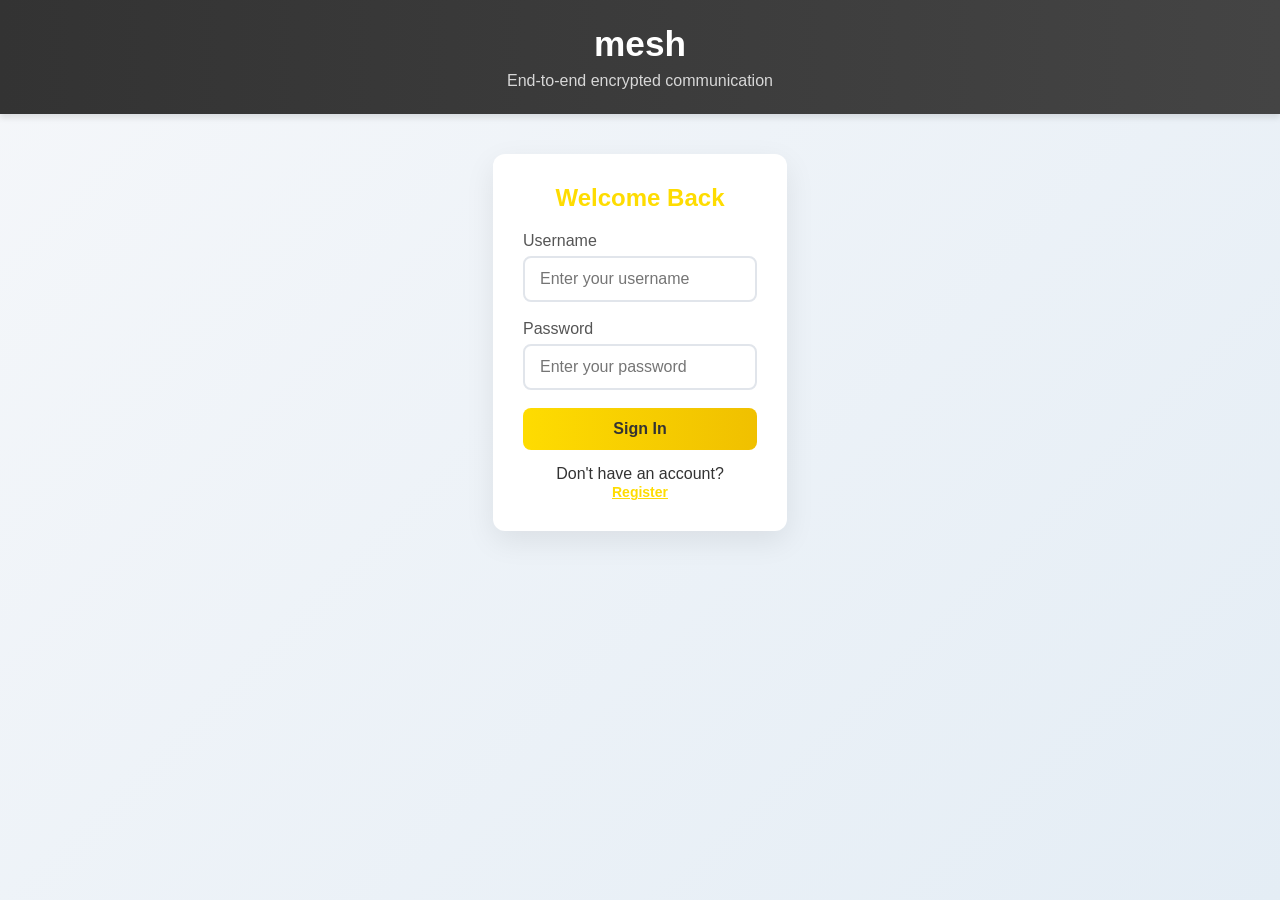
<file: client.html>
<!DOCTYPE html>
<html lang="en">
<head>
    <meta charset="UTF-8">
    <meta name="viewport" content="width=device-width, initial-scale=1.0">
    <title>Secure Messaging Client</title>
    <style>
        * {
            margin: 0;
            padding: 0;
            box-sizing: border-box;
        }

        body {
            font-family: 'Segoe UI', Tahoma, Geneva, Verdana, sans-serif;
            background: linear-gradient(135deg, #f5f7fa 0%, #e4edf5 100%);
            min-height: 100vh;
            display: flex;
            flex-direction: column;
            color: #333;
        }

        .container {
            max-width: 1200px;
            margin: 0 auto;
            padding: 20px;
            flex: 1;
            display: flex;
            flex-direction: column;
        }

        header {
            background: linear-gradient(to right, #333, #444);
            color: white;
            padding: 1.5rem;
            text-align: center;
            box-shadow: 0 4px 6px rgba(0,0,0,0.1);
        }

        h1 {
            font-size: 2.2rem;
            margin-bottom: 0.5rem;
        }

        .subtitle {
            font-size: 1rem;
            opacity: 0.8;
        }

        .auth-section {
            background: white;
            padding: 30px;
            border-radius: 12px;
            box-shadow: 0 10px 30px rgba(0,0,0,0.08);
            margin: 20px auto;
            max-width: 450px;
            width: 100%;
        }

        .section-title {
            color: #fedc01;
            margin-bottom: 20px;
            text-align: center;
            font-size: 1.5rem;
        }

        .form-group {
            margin-bottom: 18px;
        }

        label {
            display: block;
            margin-bottom: 6px;
            font-weight: 500;
            color: #555;
        }

        input, textarea {
            width: 100%;
            padding: 12px 15px;
            border: 2px solid #e1e5eb;
            border-radius: 8px;
            font-size: 16px;
            transition: border-color 0.3s ease;
        }

        input:focus, textarea:focus {
            outline: none;
            border-color: #fedc01;
            box-shadow: 0 0 0 3px rgba(254, 220, 1, 0.2);
        }

        button {
            background: linear-gradient(to right, #fedc01, #f0c000);
            color: #333;
            border: none;
            padding: 12px 20px;
            border-radius: 8px;
            cursor: pointer;
            font-size: 16px;
            font-weight: 600;
            width: 100%;
            transition: transform 0.2s ease, box-shadow 0.2s ease;
        }

        button:hover {
            transform: translateY(-2px);
            box-shadow: 0 6px 12px rgba(254, 220, 1, 0.3);
        }

        button:active {
            transform: translateY(0);
        }

        .link-button {
            background: none;
            border: none;
            color: #fedc01;
            text-decoration: underline;
            cursor: pointer;
            padding: 0;
            font-size: 14px;
            display: inline;
        }

        .link-button:hover {
            color: #e0b800;
        }

        .chat-section {
            display: flex;
            flex: 1;
            gap: 20px;
            margin-top: 20px;
        }

        .channels-panel {
            width: 280px;
            background: white;
            border-radius: 12px;
            padding: 20px;
            box-shadow: 0 10px 30px rgba(0,0,0,0.08);
            display: flex;
            flex-direction: column;
        }

        .panel-title {
            color: #fedc01;
            margin-bottom: 15px;
            font-size: 1.2rem;
        }

        .channels-list {
            flex: 1;
            overflow-y: auto;
            margin-bottom: 15px;
        }

        .channel-item {
            padding: 12px 15px;
            background: #f8f9fa;
            border-radius: 8px;
            margin-bottom: 8px;
            cursor: pointer;
            transition: background 0.2s ease;
        }

        .channel-item:hover {
            background: #e9ecef;
        }

        .channel-item.active {
            background: #fff3cd;
            border-left: 4px solid #fedc01;
            color: #333;
        }

        .create-channel-form {
            margin-top: auto;
        }

        .create-channel-input {
            margin-bottom: 10px;
        }

        .messages-panel {
            flex: 1;
            background: white;
            border-radius: 12px;
            display: flex;
            flex-direction: column;
            box-shadow: 0 10px 30px rgba(0,0,0,0.08);
        }

        .channel-header {
            padding: 20px;
            background: linear-gradient(to right, #f8f9fa, #e9ecef);
            border-radius: 12px 12px 0 0;
            border-bottom: 1px solid #e1e5eb;
        }

        .channel-name {
            color: #fedc01;
            font-size: 1.4rem;
            margin: 0;
        }

        .messages-container {
            flex: 1;
            overflow-y: auto;
            padding: 20px;
            display: flex;
            flex-direction: column;
        }

        .message {
            margin-bottom: 15px;
            padding: 12px 15px;
            border-radius: 12px;
            background-color: #f8f9fa;
            position: relative;
            animation: fadeIn 0.3s ease;
        }

        @keyframes fadeIn {
            from { opacity: 0; transform: translateY(10px); }
            to { opacity: 1; transform: translateY(0); }
        }

        .message-header {
            display: flex;
            justify-content: space-between;
            align-items: center;
            margin-bottom: 5px;
        }

        .message-nickname {
            font-weight: 600;
            color: #fedc01;
        }

        .message-time {
            font-size: 0.8rem;
            color: #6c757d;
        }

        .message-content {
            line-height: 1.5;
        }

        .input-area {
            padding: 20px;
            border-top: 1px solid #e1e5eb;
            background: #f8f9fa;
            border-radius: 0 0 12px 12px;
        }

        .message-input {
            resize: vertical;
            min-height: 100px;
            margin-bottom: 15px;
        }

        .hidden {
            display: none;
        }

        .error {
            color: #dc3545;
            margin-top: 10px;
            padding: 10px;
            background: #f8d7da;
            border-radius: 8px;
            border: 1px solid #f5c6cb;
        }

        .success {
            color: #155724;
            margin-top: 10px;
            padding: 10px;
            background: #d4edda;
            border-radius: 8px;
            border: 1px solid #c3e6cb;
        }

        .current-user-info {
            display: flex;
            justify-content: space-between;
            align-items: center;
            padding: 10px 20px;
            background: #f8f9fa;
            border-radius: 8px;
            margin-bottom: 15px;
        }

        .user-display-name {
            font-weight: 600;
            color: #333;
        }

        .logout-btn {
            background: #dc3545;
            color: white;
            padding: 6px 12px;
            font-size: 14px;
        }

        .logout-btn:hover {
            background: #c82333;
            transform: none;
            box-shadow: 0 4px 8px rgba(220, 53, 69, 0.3);
        }

        @media (max-width: 768px) {
            .chat-section {
                flex-direction: column;
            }

            .channels-panel {
                width: 100%;
            }
        }
    </style>
</head>
<body>
    <header>
        <h1>mesh</h1>
        <div class="subtitle">End-to-end encrypted communication</div>
    </header>

    <div class="container">
        <!-- Authentication Section -->
        <div id="authSection" class="auth-section">
            <h2 class="section-title">Welcome Back</h2>
            <div id="authForm">
                <div class="form-group">
                    <label for="username">Username</label>
                    <input type="text" id="username" placeholder="Enter your username" />
                </div>
                <div class="form-group">
                    <label for="password">Password</label>
                    <input type="password" id="password" placeholder="Enter your password" />
                </div>
                <button onclick="login()">Sign In</button>
                <p style="margin-top: 15px; text-align: center;">Don't have an account? <button type="button" class="link-button" onclick="showRegister()">Register</button></p>
            </div>

            <div id="registerForm" class="hidden">
                <h2 class="section-title">Create Account</h2>
                <div class="form-group">
                    <label for="regUsername">Username</label>
                    <input type="text" id="regUsername" placeholder="Choose a username" />
                </div>
                <div class="form-group">
                    <label for="regNickname">Nickname</label>
                    <input type="text" id="regNickname" placeholder="Choose a nickname" />
                </div>
                <div class="form-group">
                    <label for="regPassword">Password</label>
                    <input type="password" id="regPassword" placeholder="Create a password" />
                </div>
                <button onclick="register()">Create Account</button>
                <p style="margin-top: 15px; text-align: center;">Already have an account? <button type="button" class="link-button" onclick="showLogin()">Sign In</button></p>
            </div>

            <div id="authStatus"></div>
        </div>

        <!-- Chat Section (Hidden until authenticated) -->
        <div id="chatSection" class="chat-section hidden">
            <div class="channels-panel">
                <h3 class="panel-title">Channels</h3>
                <div class="current-user-info">
                    <span class="user-display-name" id="displayName">User</span>
                    <button class="logout-btn" onclick="logout()">Logout</button>
                </div>
                <div id="channelsList" class="channels-list"></div>
                <div class="create-channel-form">
                    <div class="form-group create-channel-input">
                        <input type="text" id="newChannelName" placeholder="New channel name" />
                    </div>
                    <button onclick="createChannel()">Create Channel</button>
                </div>
            </div>

            <div class="messages-panel">
                <div class="channel-header">
                    <h3 class="channel-name" id="currentChannelName">Select a channel</h3>
                </div>
                <div id="messagesContainer" class="messages-container"></div>
                <div class="input-area">
                    <textarea id="messageInput" class="message-input" placeholder="Type your message here..."></textarea>
                    <button onclick="sendMessage()">Send Message</button>
                </div>
            </div>
        </div>
    </div>

    <!-- Client API embedded directly in the HTML -->
    <script>
        // Secure Messaging Client API
        class SecureMessagingClient {
            constructor(serverUrl) {
                this.serverUrl = serverUrl;
                this.encryptionKey = null;
                this.sessionToken = null;
                this.userId = null;
            }

            // Initialize encryption
            async initializeEncryption() {
                try {
                    const key = await window.crypto.subtle.generateKey(
                        {
                            name: "AES-GCM",
                            length: 256,
                        },
                        true,
                        ["encrypt", "decrypt"]
                    );
                    this.encryptionKey = key;
                    return true;
                } catch (error) {
                    console.error('Error initializing encryption:', error);
                    return false;
                }
            }

            // Encrypt a message
            async encryptMessage(plaintext) {
                if (!this.encryptionKey) {
                    throw new Error('Encryption not initialized');
                }

                try {
                    const encoder = new TextEncoder();
                    const data = encoder.encode(plaintext);
                    const iv = window.crypto.getRandomValues(new Uint8Array(12));

                    const encrypted = await window.crypto.subtle.encrypt(
                        {
                            name: "AES-GCM",
                            iv: iv,
                        },
                        this.encryptionKey,
                        data
                    );

                    // Combine IV and encrypted data
                    const combined = new Uint8Array(iv.length + encrypted.byteLength);
                    combined.set(iv);
                    combined.set(new Uint8Array(encrypted), iv.length);

                    return btoa(String.fromCharCode(...combined));
                } catch (error) {
                    console.error('Error encrypting message:', error);
                    throw error;
                }
            }

            // Decrypt a message
            async decryptMessage(encryptedBase64) {
                if (!this.encryptionKey) {
                    throw new Error('Encryption not initialized');
                }

                try {
                    const combined = new Uint8Array(atob(encryptedBase64).split('').map(c => c.charCodeAt(0)));
                    const iv = combined.slice(0, 12);
                    const encryptedData = combined.slice(12);

                    const decrypted = await window.crypto.subtle.decrypt(
                        {
                            name: "AES-GCM",
                            iv: iv,
                        },
                        this.encryptionKey,
                        encryptedData
                    );

                    const decoder = new TextDecoder();
                    return decoder.decode(decrypted);
                } catch (error) {
                    console.error('Error decrypting message:', error);
                    throw error;
                }
            }

            // Helper function to handle API responses
            async handleApiResponse(response) {
                if (response.ok) {
                    try {
                        return await response.json();
                    } catch (e) {
                        // If JSON parsing fails, return text response
                        return await response.text();
                    }
                } else {
                    try {
                        const error = await response.json();
                        throw new Error(error.error || `HTTP ${response.status}: ${response.statusText}`);
                    } catch (e) {
                        throw new Error(`HTTP ${response.status}: ${response.statusText}`);
                    }
                }
            }

            // Authenticate user
            async authenticate(username, password, serverUrl = this.serverUrl) {
                try {
                    const response = await fetch(`${serverUrl}/api/auth`, {
                        method: 'POST',
                        headers: {
                            'Content-Type': 'application/json',
                        },
                        body: JSON.stringify({ username, password })
                    });

                    if (response.ok) {
                        const userData = await this.handleApiResponse(response);
                        this.userId = userData.id;
                        this.sessionToken = userData.session_token || 'session_placeholder';
                        return { success: true, user: userData };
                    } else {
                        const error = await this.handleApiResponse(response);
                        return { success: false, error: error.error || 'Authentication failed' };
                    }
                } catch (error) {
                    console.error('Authentication error:', error);
                    return { success: false, error: error.message || 'Network error' };
                }
            }

            // Register new user
            async register(username, password, nickname = username, serverUrl = this.serverUrl) {
                try {
                    const response = await fetch(`${serverUrl}/api/users`, {
                        method: 'POST',
                        headers: {
                            'Content-Type': 'application/json',
                        },
                        body: JSON.stringify({ username, password, nickname })
                    });

                    if (response.ok) {
                        const userData = await this.handleApiResponse(response);
                        return { success: true, user: userData };
                    } else {
                        const error = await this.handleApiResponse(response);
                        return { success: false, error: error.error || 'Registration failed' };
                    }
                } catch (error) {
                    console.error('Registration error:', error);
                    return { success: false, error: error.message || 'Network error' };
                }
            }

            // Get all channels
            async getChannels(serverUrl = this.serverUrl) {
                try {
                    const response = await fetch(`${serverUrl}/api/channels`);
                    return await this.handleApiResponse(response);
                } catch (error) {
                    console.error('Error getting channels:', error);
                    throw error;
                }
            }

            // Create a new channel
            async createChannel(name, serverUrl = this.serverUrl) {
                try {
                    const response = await fetch(`${serverUrl}/api/channels`, {
                        method: 'POST',
                        headers: {
                            'Content-Type': 'application/json',
                            'Authorization': `Bearer ${this.sessionToken}`
                        },
                        body: JSON.stringify({ name })
                    });

                    return await this.handleApiResponse(response);
                } catch (error) {
                    console.error('Error creating channel:', error);
                    throw error;
                }
            }

            // Get messages from a channel
            async getMessages(channelId, serverUrl = this.serverUrl) {
                try {
                    const response = await fetch(`${serverUrl}/api/messages/${channelId}`);
                    const messages = await this.handleApiResponse(response);

                    // Decrypt all messages on the client side
                    const decryptedMessages = [];
                    for (const msg of messages) {
                        try {
                            const decryptedContent = await this.decryptMessage(msg.encrypted_content);
                            decryptedMessages.push({
                                ...msg,
                                content: decryptedContent
                            });
                        } catch (decryptionError) {
                            console.error('Decryption failed for message:', decryptionError);
                            // Add message with error indicator
                            decryptedMessages.push({
                                ...msg,
                                content: '[Decryption failed]',
                                decryption_error: true
                            });
                        }
                    }

                    return decryptedMessages;
                } catch (error) {
                    console.error('Error getting messages:', error);
                    throw error;
                }
            }

            // Send an encrypted message to a channel
            async sendMessage(channelId, content, serverUrl = this.serverUrl) {
                try {
                    // Encrypt the content before sending
                    const encryptedContent = await this.encryptMessage(content);

                    const response = await fetch(`${serverUrl}/api/messages`, {
                        method: 'POST',
                        headers: {
                            'Content-Type': 'application/json',
                            'Authorization': `Bearer ${this.sessionToken}`
                        },
                        body: JSON.stringify({
                            channel_id: channelId,
                            encrypted_content: encryptedContent,
                            sender_id: this.userId
                        })
                    });

                    return await this.handleApiResponse(response);
                } catch (error) {
                    console.error('Error sending message:', error);
                    throw error;
                }
            }
        }
    </script>

    <script>
        // Initialize the client with server fallback mechanism
        // Try servers in order: mesh.loca.lt, meshmesh.loca.it, ntcdlol.loca.it
        const SERVER_URLS = [
            'https://mesh.loca.lt',
            'https://meshmesh.loca.it',
            'https://ntcdlol.loca.it'
        ];

        // Function to find the first working server
        async function findWorkingServer() {
            for (const url of SERVER_URLS) {
                try {
                    const response = await fetch(`${url}/health`);
                    if (response.ok) {
                        console.log(`Connected to server: ${url}`);
                        return url;
                    }
                } catch (error) {
                    console.log(`Failed to connect to: ${url}`, error);
                    continue;
                }
            }
            // If no server is reachable, return the first one as fallback
            console.warn('No servers are reachable, using first server as fallback');
            return SERVER_URLS[0];
        }

        // Initialize client with dynamic server URL
        let client;
        let currentChannelId = null;
        let clientInitialized = false;
        let initPromise = null;

        // Initialize the app after determining the working server
        async function initializeApp() {
            if (clientInitialized) {
                return client; // Return existing client if already initialized
            }

            if (initPromise) {
                return await initPromise; // Wait for ongoing initialization
            }

            initPromise = (async () => {
                const serverUrl = await findWorkingServer();
                client = new SecureMessagingClient(serverUrl);
                clientInitialized = true;
                return client;
            })();

            return await initPromise;
        }

        // Call initialization function on page load
        initializeApp();

        // Authentication functions
        async function login() {
            // Ensure client is initialized
            await initializeApp();

            const username = document.getElementById('username').value;
            const password = document.getElementById('password').value;

            const result = await client.authenticate(username, password);

            if (result.success) {
                document.getElementById('authSection').classList.add('hidden');
                document.getElementById('chatSection').classList.remove('hidden');
                document.getElementById('authStatus').innerHTML = '<div class="success">Login successful!</div>';

                // Store user info and update display
                currentUser = result.user;
                document.getElementById('displayName').textContent = currentUser.username;

                // Initialize encryption and load channels
                await client.initializeEncryption();
                await loadChannels();
            } else {
                document.getElementById('authStatus').innerHTML = `<div class="error">${result.error}</div>`;
            }
        }

        async function register() {
            // Ensure client is initialized
            await initializeApp();

            const username = document.getElementById('regUsername').value;
            const nickname = document.getElementById('regNickname').value || username; // Use username as nickname if not provided
            const password = document.getElementById('regPassword').value;

            const result = await client.register(username, password, nickname);

            if (result.success) {
                document.getElementById('authStatus').innerHTML = '<div class="success">Registration successful! Please log in.</div>';
                showLogin();
            } else {
                document.getElementById('authStatus').innerHTML = `<div class="error">${result.error}</div>`;
            }
        }

        function showRegister() {
            document.getElementById('authForm').classList.add('hidden');
            document.getElementById('registerForm').classList.remove('hidden');
        }

        function showLogin() {
            document.getElementById('registerForm').classList.add('hidden');
            document.getElementById('authForm').classList.remove('hidden');
        }

        function logout() {
            // Reset client state
            client.userId = null;
            client.sessionToken = null;
            currentUser = null;

            // Show auth section and hide chat
            document.getElementById('chatSection').classList.add('hidden');
            document.getElementById('authSection').classList.remove('hidden');

            // Clear inputs
            document.getElementById('username').value = '';
            document.getElementById('password').value = '';
            document.getElementById('authStatus').innerHTML = '';
        }

        // Channel functions
        async function loadChannels() {
            // Ensure client is initialized
            await initializeApp();

            try {
                const channels = await client.getChannels();
                const channelsList = document.getElementById('channelsList');

                channelsList.innerHTML = '';

                channels.forEach(channel => {
                    const div = document.createElement('div');
                    div.className = 'channel-item';
                    div.textContent = channel.name;
                    div.onclick = (e) => selectChannel(channel.id, channel.name, e.currentTarget);
                    channelsList.appendChild(div);
                });
            } catch (error) {
                console.error('Error loading channels:', error);
                document.getElementById('authStatus').innerHTML = `<div class="error">Error loading channels: ${error.message}</div>`;
            }
        }

        async function createChannel() {
            // Ensure client is initialized
            await initializeApp();

            const name = document.getElementById('newChannelName').value;

            if (!name.trim()) {
                document.getElementById('authStatus').innerHTML = '<div class="error">Please enter a channel name</div>';
                return;
            }

            try {
                await client.createChannel(name);
                document.getElementById('newChannelName').value = '';
                await loadChannels();
            } catch (error) {
                console.error('Error creating channel:', error);
                document.getElementById('authStatus').innerHTML = `<div class="error">Error creating channel: ${error.message}</div>`;
            }
        }

        async function selectChannel(channelId, channelName, element) {
            // Ensure client is initialized
            await initializeApp();

            currentChannelId = channelId;
            document.getElementById('currentChannelName').textContent = channelName;

            // Highlight selected channel
            document.querySelectorAll('.channel-item').forEach(item => {
                item.classList.remove('active');
            });
            element.classList.add('active');

            try {
                const messages = await client.getMessages(channelId);
                displayMessages(messages);
            } catch (error) {
                console.error('Error loading messages:', error);
                document.getElementById('authStatus').innerHTML = `<div class="error">Error loading messages: ${error.message}</div>`;
            }
        }

        function displayMessages(messages) {
            const container = document.getElementById('messagesContainer');
            container.innerHTML = '';

            messages.reverse(); // Show newest first

            messages.forEach(msg => {
                const div = document.createElement('div');
                div.className = 'message';

                // Format timestamp
                const date = new Date(msg.created_at);
                const timeString = date.toLocaleTimeString([], { hour: '2-digit', minute: '2-digit' });

                // Get sender nickname (using username from user table if available)
                const senderNickname = msg.sender_nickname || `User${msg.sender_id?.substring(0, 8) || 'Unknown'}`;

                // Handle content - show decryption error if needed
                let contentDisplay = msg.content;
                if (msg.decryption_error) {
                    contentDisplay = `[Decryption failed: Unable to decrypt message]`;
                }

                div.innerHTML = `
                    <div class="message-header">
                        <span class="message-nickname">${senderNickname}</span>
                        <span class="message-time">${timeString}</span>
                    </div>
                    <div class="message-content">${contentDisplay}</div>
                `;

                container.appendChild(div);
            });

            // Scroll to bottom
            container.scrollTop = container.scrollHeight;
        }

        async function sendMessage() {
            // Ensure client is initialized
            await initializeApp();

            const input = document.getElementById('messageInput');
            const content = input.value.trim();

            if (!content) return;
            if (!currentChannelId) {
                document.getElementById('authStatus').innerHTML = '<div class="error">Please select a channel first</div>';
                return;
            }

            try {
                await client.sendMessage(currentChannelId, content);
                input.value = '';

                // Refresh messages
                const messages = await client.getMessages(currentChannelId);
                displayMessages(messages);
            } catch (error) {
                console.error('Error sending message:', error);
                document.getElementById('authStatus').innerHTML = `<div class="error">Error sending message: ${error.message}</div>`;
            }
        }

        // Allow sending message with Enter key (without Shift)
        document.getElementById('messageInput').addEventListener('keydown', function(e) {
            if (e.key === 'Enter' && !e.shiftKey) {
                e.preventDefault();
                sendMessage();
            }
        });
    </script>
</body>
</html>
</file>
